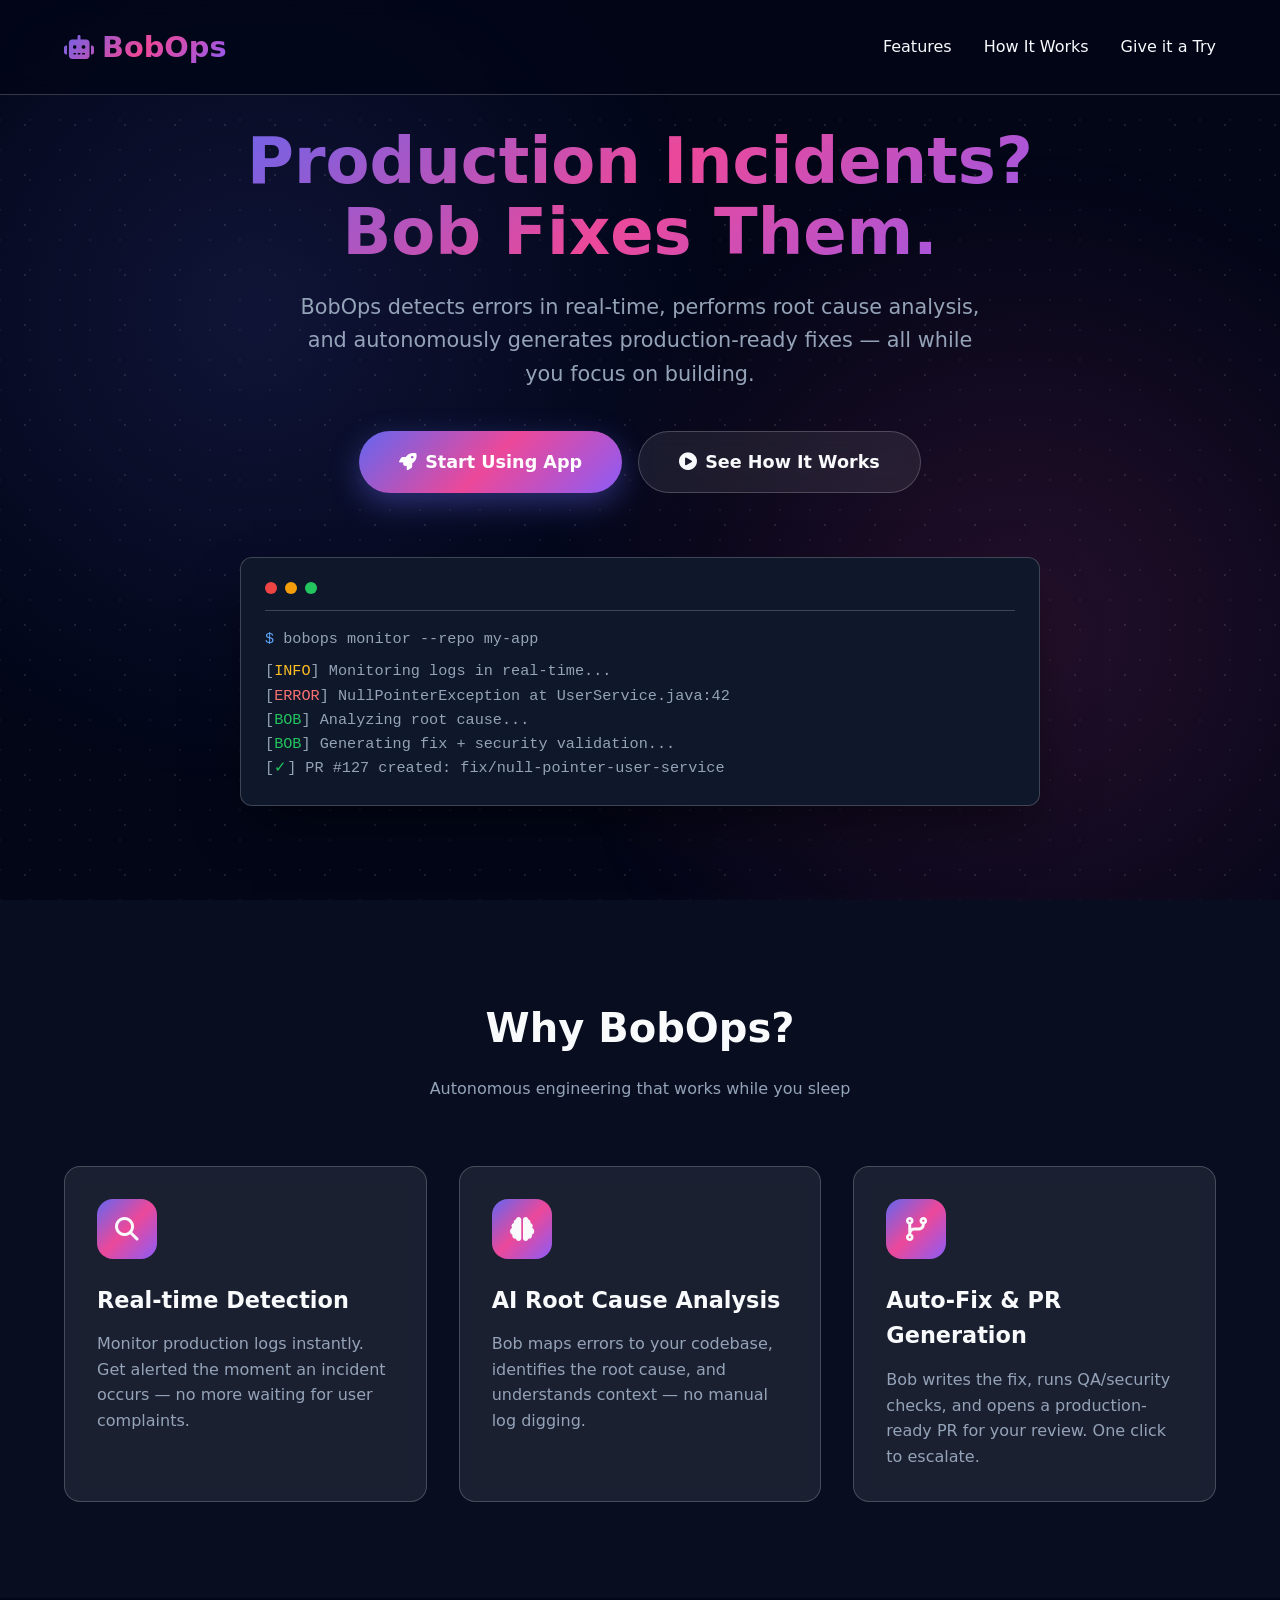
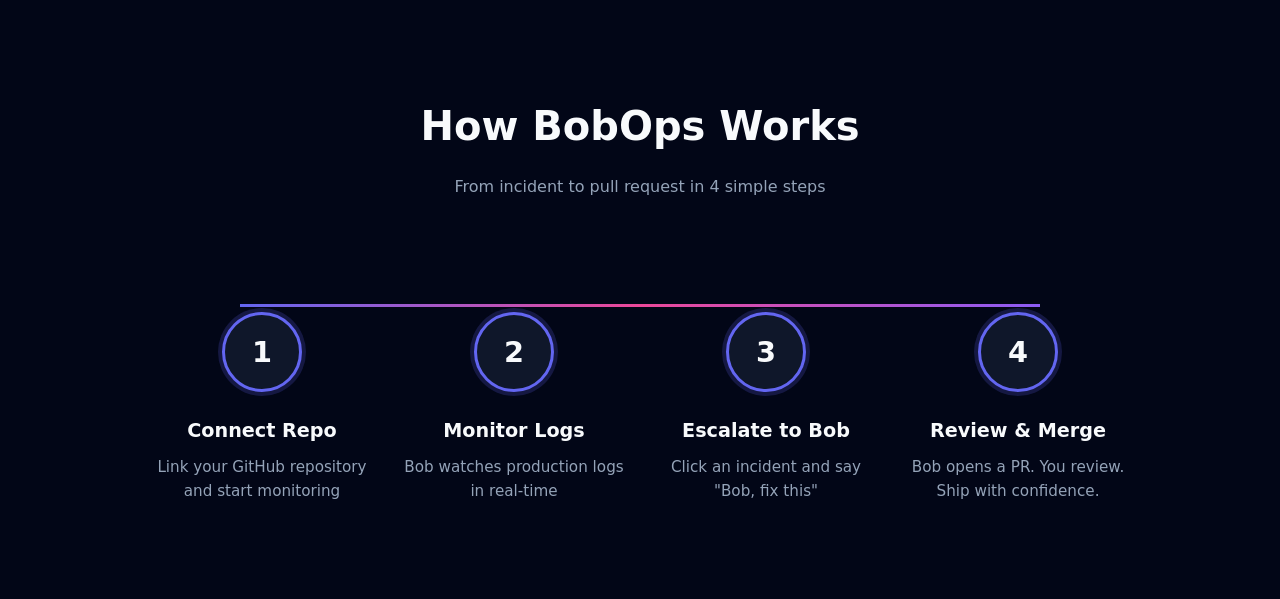
<file: templates/index.html>
<!DOCTYPE html>
<html lang="en">

<head>
    <meta charset="UTF-8" />
    <meta name="viewport" content="width=device-width, initial-scale=1.0" />
    <title>BobOps | Autonomous AI Engineering</title>
    <link rel="stylesheet" href="https://cdnjs.cloudflare.com/ajax/libs/font-awesome/6.4.0/css/all.min.css" />
    <link rel="stylesheet" href="/assets/css/index.css" />
</head>

<body>
    <div class="bg-animation"></div>
    <div class="particles"></div>

    <nav>
        <div class="logo">
            <i class="fas fa-robot"></i>
            BobOps
        </div>
        <ul class="nav-links">
            <li><a href="#features">Features</a></li>
            <li><a href="#workflow">How It Works</a></li>
            <li><a href="/repo">Give it a Try</a></li>
        </ul>
    </nav>

    <section class="hero">
        <div class="hero-content">
            <h1>Production Incidents? Bob Fixes Them.</h1>
            <p>BobOps detects errors in real-time, performs root cause analysis, and autonomously generates production-ready fixes — all while you focus on building.</p>

            <div class="cta-buttons">
                <a href="/repo" class="btn btn-primary">
                    <i class="fas fa-rocket"></i>
                    Start Using App
                </a>
                <a href="#workflow" class="btn btn-secondary">
                    <i class="fas fa-play-circle"></i>
                    See How It Works
                </a>
            </div>

            <div class="hero-visual">
                <div class="terminal-mockup">
                    <div class="terminal-header">
                        <div class="dot red"></div>
                        <div class="dot yellow"></div>
                        <div class="dot green"></div>
                    </div>
                    <div class="terminal-body">
                        <div><span class="cmd">$</span> bobops monitor --repo my-app</div>
                        <div style="margin-top: 0.5rem;">[<span class="highlight">INFO</span>] Monitoring logs in real-time...</div>
                        <div>[<span class="error">ERROR</span>] NullPointerException at UserService.java:42</div>
                        <div>[<span class="success">BOB</span>] Analyzing root cause...</div>
                        <div>[<span class="success">BOB</span>] Generating fix + security validation...</div>
                        <div>[<span class="success">✓</span>] PR #127 created: fix/null-pointer-user-service</div>
                    </div>
                </div>
            </div>
        </div>
    </section>

    <section class="features" id="features">
        <div class="section-title">
            <h2>Why BobOps?</h2>
            <p>Autonomous engineering that works while you sleep</p>
        </div>

        <div class="features-grid">
            <div class="feature-card">
                <div class="feature-icon">
                    <i class="fas fa-search"></i>
                </div>
                <h3>Real-time Detection</h3>
                <p>Monitor production logs instantly. Get alerted the moment an incident occurs — no more waiting for user complaints.</p>
            </div>

            <div class="feature-card">
                <div class="feature-icon">
                    <i class="fas fa-brain"></i>
                </div>
                <h3>AI Root Cause Analysis</h3>
                <p>Bob maps errors to your codebase, identifies the root cause, and understands context — no manual log digging.</p>
            </div>

            <div class="feature-card">
                <div class="feature-icon">
                    <i class="fas fa-code-branch"></i>
                </div>
                <h3>Auto-Fix & PR Generation</h3>
                <p>Bob writes the fix, runs QA/security checks, and opens a production-ready PR for your review. One click to escalate.</p>
            </div>
        </div>
    </section>

    <section class="workflow" id="workflow">
        <div class="section-title">
            <h2>How BobOps Works</h2>
            <p>From incident to pull request in 4 simple steps</p>
        </div>

        <div class="steps">
            <div class="step">
                <div class="step-number">1</div>
                <h4>Connect Repo</h4>
                <p>Link your GitHub repository and start monitoring</p>
            </div>
            <div class="step">
                <div class="step-number">2</div>
                <h4>Monitor Logs</h4>
                <p>Bob watches production logs in real-time</p>
            </div>
            <div class="step">
                <div class="step-number">3</div>
                <h4>Escalate to Bob</h4>
                <p>Click an incident and say "Bob, fix this"</p>
            </div>
            <div class="step">
                <div class="step-number">4</div>
                <h4>Review & Merge</h4>
                <p>Bob opens a PR. You review. Ship with confidence.</p>
            </div>
        </div>
    </section>

    <script src="/assets/js/index.js"></script>
</body>

</html>
</file>
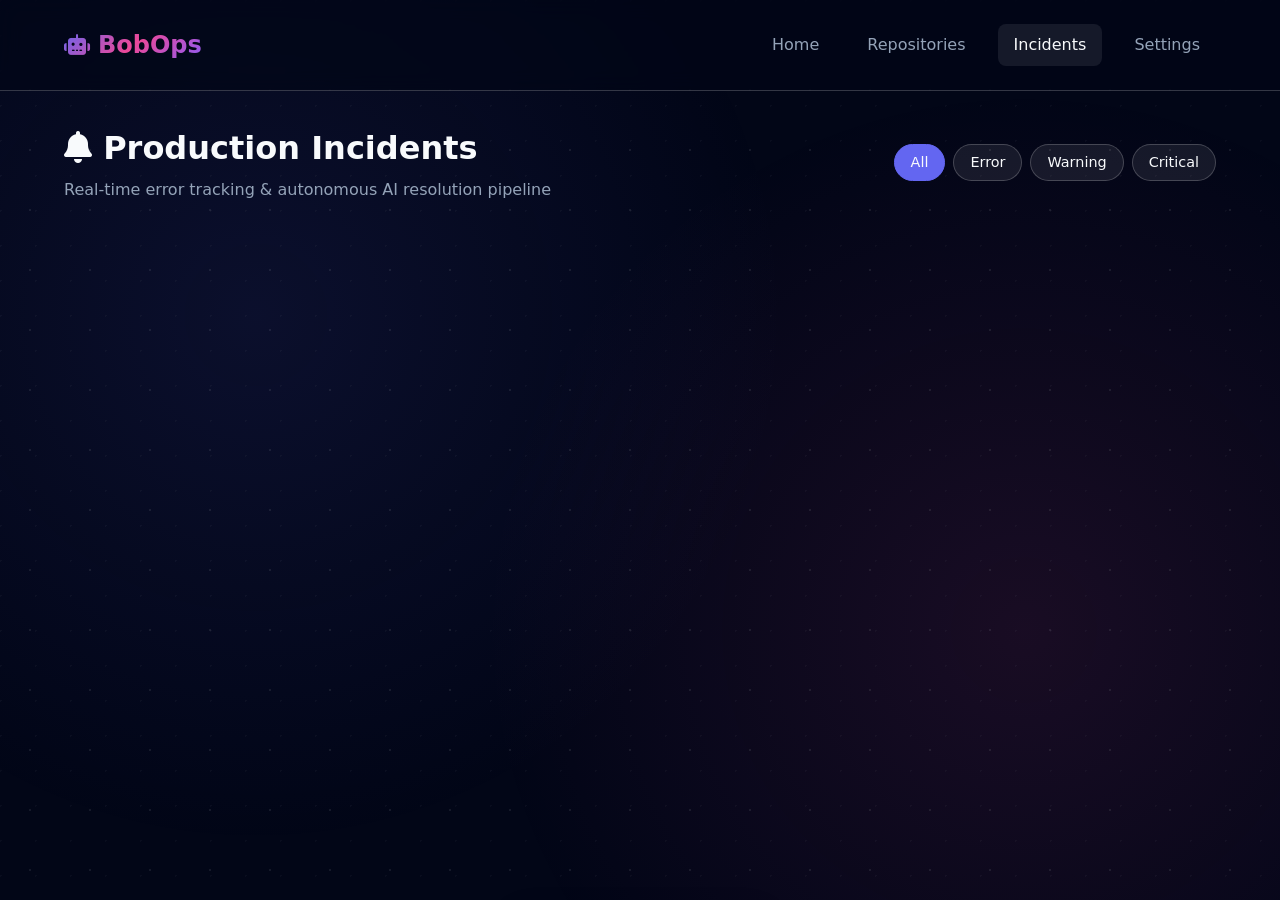
<file: templates/incident.html>
<!DOCTYPE html>
<html lang="en">

<head>
    <meta charset="UTF-8" />
    <meta name="viewport" content="width=device-width, initial-scale=1.0" />
    <title>Incidents | BobOps</title>
    <link rel="stylesheet" href="https://cdnjs.cloudflare.com/ajax/libs/font-awesome/6.4.0/css/all.min.css" />
    <link rel="stylesheet" href="/assets/css/incident.css" />
</head>

<body>
    <div class="bg-animation"></div>
    <div class="particles"></div>

    <header>
        <a href="/" class="logo"><i class="fas fa-robot"></i> BobOps</a>
        <nav class="nav-actions">
            <a href="/">Home</a>
            <a href="/repo">Repositories</a>
            <a href="/incidents" class="active">Incidents</a>
            <a href="/settings">Settings</a>
        </nav>
    </header>

    <main>
        <div class="page-header">
            <div>
                <h1><i class="fas fa-bell"></i> Production Incidents</h1>
                <p>Real-time error tracking & autonomous AI resolution pipeline</p>
            </div>
            <div class="filter-tabs">
                <div class="filter-tab active" data-filter="all">All</div>
                <div class="filter-tab" data-filter="ERROR">Error</div>
                <div class="filter-tab" data-filter="WARNING">Warning</div>
                <div class="filter-tab" data-filter="CRITICAL">Critical</div>
            </div>
        </div>

        <div id="incidentGrid" class="incident-grid"></div>
    </main>

    <div class="modal-overlay" id="detailModal">
        <div class="modal">
            <div class="modal-header">
                <h3 id="modalTitle">Incident Details</h3>
                <button class="modal-close" onclick="closeModal()"><i class="fas fa-times"></i></button>
            </div>
            <div class="card-snippet" id="modalException" style="margin-bottom: 1rem;"></div>
            <h4 style="margin-bottom: 0.5rem; color: var(--gray);">Traceback / Raw Log</h4>
            <div class="traceback-box" id="modalTraceback"></div>
            <div style="margin-top: 1.5rem; text-align: right;">
                <button class="btn-card btn-fix" id="modalFixBtn">
                    <i class="fas fa-wrench"></i> Initiate Auto-Fix
                </button>
            </div>
        </div>
    </div>

    <div class="toast" id="toast">
        <i class="fas fa-check-circle"></i>
        <span id="toastMessage">Operation successful</span>
    </div>

    <script src="/assets/js/incident.js"></script>
</body>

</html>
</file>
<file: assets/css/index.css>
:root {
    --primary: #6366f1;
    --primary-dark: #4f46e5;
    --secondary: #ec4899;
    --dark: #0f172a;
    --darker: #020617;
    --light: #f8fafc;
    --gray: #94a3b8;
    --gradient: linear-gradient(135deg, #6366f1, #ec4899, #8b5cf6);
    --glass: rgba(255, 255, 255, 0.08);
    --glass-border: rgba(255, 255, 255, 0.2);
}

* {
    margin: 0;
    padding: 0;
    box-sizing: border-box;
}

body {
    font-family: 'Segoe UI', system-ui, sans-serif;
    background: var(--darker);
    color: var(--light);
    line-height: 1.6;
    overflow-x: hidden;
}

/* Animated Background */
.bg-animation {
    position: fixed;
    top: 0;
    left: 0;
    width: 100%;
    height: 100%;
    background:
        radial-gradient(circle at 20% 35%, rgba(99, 102, 241, 0.15) 0%, transparent 40%),
        radial-gradient(circle at 80% 70%, rgba(236, 72, 153, 0.15) 0%, transparent 40%);
    z-index: -2;
}

.particles {
    position: fixed;
    top: 0;
    left: 0;
    width: 100%;
    height: 100%;
    background-image:
        radial-gradient(rgba(255, 255, 255, 0.1) 1px, transparent 1px),
        radial-gradient(rgba(255, 255, 255, 0.05) 1px, transparent 1px);
    background-size: 50px 50px, 30px 30px;
    background-position: 0 0, 15px 15px;
    z-index: -1;
    animation: float 20s linear infinite;
}

@keyframes float {
    0% {
        transform: translateY(0);
    }

    100% {
        transform: translateY(-50px);
    }
}

/* Navigation */
nav {
    display: flex;
    justify-content: space-between;
    align-items: center;
    padding: 1.5rem 5%;
    position: fixed;
    width: 100%;
    top: 0;
    z-index: 100;
    backdrop-filter: blur(10px);
    background: rgba(2, 6, 23, 0.8);
    border-bottom: 1px solid var(--glass-border);
}

.logo {
    font-size: 1.8rem;
    font-weight: 800;
    background: var(--gradient);
    background-clip: text;
    -webkit-background-clip: text;
    -webkit-text-fill-color: transparent;
    display: flex;
    align-items: center;
    gap: 0.5rem;
}

.logo i {
    font-size: 1.5rem;
}

.nav-links {
    display: flex;
    gap: 2rem;
    list-style: none;
}

.nav-links a {
    color: var(--light);
    text-decoration: none;
    font-weight: 500;
    transition: color 0.3s;
    position: relative;
}

.nav-links a:hover {
    color: var(--primary);
}

.nav-links a::after {
    content: '';
    position: absolute;
    bottom: -5px;
    left: 0;
    width: 0;
    height: 2px;
    background: var(--gradient);
    transition: width 0.3s;
}

.nav-links a:hover::after {
    width: 100%;
}

/* Hero Section */
.hero {
    min-height: 100vh;
    display: flex;
    align-items: center;
    justify-content: center;
    padding: 6rem 5% 4rem;
    text-align: center;
    position: relative;
}

.hero-content {
    max-width: 900px;
    animation: fadeInUp 0.8s ease-out;
}

@keyframes fadeInUp {
    from {
        opacity: 0;
        transform: translateY(30px);
    }

    to {
        opacity: 1;
        transform: translateY(0);
    }
}

.badge {
    display: inline-flex;
    align-items: center;
    gap: 0.5rem;
    background: var(--glass);
    border: 1px solid var(--glass-border);
    padding: 0.5rem 1.2rem;
    border-radius: 50px;
    font-size: 0.9rem;
    margin-bottom: 1.5rem;
    backdrop-filter: blur(10px);
}

.badge i {
    color: #22c55e;
}

h1 {
    font-size: 4rem;
    font-weight: 800;
    margin-bottom: 1.5rem;
    line-height: 1.1;
    background: var(--gradient);
    background-clip: text;
    -webkit-background-clip: text;
    -webkit-text-fill-color: transparent;
}

.hero p {
    font-size: 1.3rem;
    color: var(--gray);
    margin-bottom: 2.5rem;
    max-width: 700px;
    margin-left: auto;
    margin-right: auto;
}

.cta-buttons {
    display: flex;
    gap: 1rem;
    justify-content: center;
    flex-wrap: wrap;
}

.btn {
    padding: 1rem 2.5rem;
    border-radius: 50px;
    font-weight: 600;
    font-size: 1.1rem;
    cursor: pointer;
    transition: all 0.3s;
    border: none;
    display: inline-flex;
    align-items: center;
    gap: 0.5rem;
    text-decoration: none;
}

.btn-primary {
    background: var(--gradient);
    color: white;
    box-shadow: 0 10px 30px rgba(99, 102, 241, 0.4);
}

.btn-primary:hover {
    transform: translateY(-3px);
    box-shadow: 0 15px 40px rgba(99, 102, 241, 0.6);
}

.btn-secondary {
    background: var(--glass);
    border: 1px solid var(--glass-border);
    color: var(--light);
    backdrop-filter: blur(10px);
}

.btn-secondary:hover {
    background: rgba(255, 255, 255, 0.15);
    transform: translateY(-2px);
}

.hero-visual {
    margin-top: 4rem;
    position: relative;
}

.terminal-mockup {
    background: var(--dark);
    border-radius: 12px;
    border: 1px solid var(--glass-border);
    padding: 1.5rem;
    max-width: 800px;
    margin: 0 auto;
    box-shadow: 0 25px 50px -12px rgba(0, 0, 0, 0.5);
    text-align: left;
    font-family: 'Fira Code', monospace;
    font-size: 0.95rem;
}

.terminal-header {
    display: flex;
    gap: 0.5rem;
    margin-bottom: 1rem;
    padding-bottom: 1rem;
    border-bottom: 1px solid var(--glass-border);
}

.dot {
    width: 12px;
    height: 12px;
    border-radius: 50%;
}

.red {
    background: #ef4444;
}

.yellow {
    background: #f59e0b;
}

.green {
    background: #22c55e;
}

.terminal-body {
    color: var(--gray);
}

.terminal-body .cmd {
    color: #60a5fa;
}

.terminal-body .success {
    color: #22c55e;
}

.terminal-body .error {
    color: #f87171;
}

.terminal-body .highlight {
    color: #fbbf24;
}

/* Features Section */
.features {
    padding: 6rem 5%;
    background: rgba(15, 23, 42, 0.5);
}

.section-title {
    text-align: center;
    margin-bottom: 4rem;
}

.section-title h2 {
    font-size: 2.5rem;
    margin-bottom: 1rem;
}

.section-title p {
    color: var(--gray);
    max-width: 600px;
    margin: 0 auto;
}

.features-grid {
    display: grid;
    grid-template-columns: repeat(auto-fit, minmax(280px, 1fr));
    gap: 2rem;
    max-width: 1200px;
    margin: 0 auto;
}

.feature-card {
    background: var(--glass);
    border: 1px solid var(--glass-border);
    border-radius: 16px;
    padding: 2rem;
    transition: transform 0.3s, box-shadow 0.3s;
    backdrop-filter: blur(10px);
}

.feature-card:hover {
    transform: translateY(-5px);
    box-shadow: 0 20px 40px rgba(0, 0, 0, 0.3);
    border-color: var(--primary);
}

.feature-icon {
    width: 60px;
    height: 60px;
    border-radius: 16px;
    display: flex;
    align-items: center;
    justify-content: center;
    margin-bottom: 1.5rem;
    background: var(--gradient);
    font-size: 1.5rem;
}

.feature-card h3 {
    font-size: 1.4rem;
    margin-bottom: 0.8rem;
}

.feature-card p {
    color: var(--gray);
    font-size: 1rem;
}

/* How It Works */
.workflow {
    padding: 6rem 5%;
}

.steps {
    display: flex;
    justify-content: center;
    flex-wrap: wrap;
    gap: 2rem;
    max-width: 1000px;
    margin: 3rem auto 0;
    position: relative;
}

.steps::before {
    content: '';
    position: absolute;
    top: 40px;
    left: 10%;
    right: 10%;
    height: 3px;
    background: var(--gradient);
    z-index: 0;
}

.step {
    flex: 1;
    min-width: 200px;
    max-width: 220px;
    text-align: center;
    position: relative;
    z-index: 1;
    padding-top: 3rem;
}

.step-number {
    width: 80px;
    height: 80px;
    border-radius: 50%;
    background: var(--dark);
    border: 3px solid var(--primary);
    display: flex;
    align-items: center;
    justify-content: center;
    font-size: 1.8rem;
    font-weight: 700;
    margin: 0 auto 1.5rem;
    box-shadow: 0 0 0 4px rgba(99, 102, 241, 0.2);
}

.step h4 {
    margin-bottom: 0.5rem;
    font-size: 1.2rem;
}

.step p {
    color: var(--gray);
    font-size: 0.95rem;
}

/* Footer */
footer {
    padding: 3rem 5%;
    text-align: center;
    border-top: 1px solid var(--glass-border);
    color: var(--gray);
    font-size: 0.95rem;
}

footer .hackathon-badge {
    display: inline-flex;
    align-items: center;
    gap: 0.5rem;
    background: rgba(236, 72, 153, 0.15);
    padding: 0.4rem 1rem;
    border-radius: 50px;
    margin-top: 1rem;
    font-size: 0.9rem;
}

/* Responsive */
@media (max-width: 768px) {
    h1 {
        font-size: 2.8rem;
    }

    .hero p {
        font-size: 1.1rem;
    }

    .nav-links {
        display: none;
    }

    .steps::before {
        display: none;
    }

    .step {
        padding-top: 0;
    }
}

/* Pulse animation for CTA */
@keyframes pulse {
    0% {
        box-shadow: 0 0 0 0 rgba(99, 102, 241, 0.7);
    }

    70% {
        box-shadow: 0 0 0 15px rgba(99, 102, 241, 0);
    }

    100% {
        box-shadow: 0 0 0 0 rgba(99, 102, 241, 0);
    }
}

.btn-primary {
    animation: pulse 2s infinite;
}
</file>
<file: assets/css/incident.css>
:root {
    --primary: #6366f1;
    --secondary: #ec4899;
    --dark: #0f172a;
    --darker: #020617;
    --light: #f8fafc;
    --gray: #94a3b8;
    --gradient: linear-gradient(135deg, #6366f1, #ec4899, #8b5cf6);
    --glass: rgba(255, 255, 255, 0.08);
    --glass-border: rgba(255, 255, 255, 0.2);
    --error: #ef4444;
    --warning: #f59e0b;
    --critical: #8b5cf6;
    --success: #22c55e;
    --info: #3b82f6;
    --status-pending: #64748b;
    --status-inspection: #3b82f6;
    --status-pm-review: #8b5cf6;
    --status-development: #ec4899;
    --status-security: #f59e0b;
    --status-qa: #22c55e;
    --status-fixed: #10b981;
}

* {
    margin: 0;
    padding: 0;
    box-sizing: border-box;
}

body {
    font-family: 'Segoe UI', system-ui, sans-serif;
    background: var(--darker);
    color: var(--light);
    line-height: 1.6;
    min-height: 100vh;
}

/* Animated Background */
.bg-animation {
    position: fixed;
    top: 0;
    left: 0;
    width: 100%;
    height: 100%;
    background: radial-gradient(circle at 20% 35%, rgba(99, 102, 241, 0.1) 0%, transparent 45%),
        radial-gradient(circle at 80% 70%, rgba(236, 72, 153, 0.1) 0%, transparent 45%);
    z-index: -2;
}

.particles {
    position: fixed;
    top: 0;
    left: 0;
    width: 100%;
    height: 100%;
    background-image: radial-gradient(rgba(255, 255, 255, 0.08) 1px, transparent 1px),
        radial-gradient(rgba(255, 255, 255, 0.03) 1px, transparent 1px);
    background-size: 60px 60px, 35px 35px;
    background-position: 0 0, 18px 18px;
    z-index: -1;
    animation: float 25s linear infinite;
}

@keyframes float {
    0% {
        transform: translateY(0);
    }

    100% {
        transform: translateY(-60px);
    }
}

/* Header */
header {
    padding: 1.5rem 5%;
    display: flex;
    justify-content: space-between;
    align-items: center;
    border-bottom: 1px solid var(--glass-border);
    backdrop-filter: blur(10px);
    background: rgba(2, 6, 23, 0.7);
    position: sticky;
    top: 0;
    z-index: 50;
}

.logo {
    font-size: 1.5rem;
    font-weight: 800;
    background: var(--gradient);
    background-clip: text;
    -webkit-background-clip: text;
    -webkit-text-fill-color: transparent;
    display: flex;
    align-items: center;
    gap: 0.5rem;
    text-decoration: none;
}

.logo i {
    font-size: 1.3rem;
}

.nav-actions {
    display: flex;
    align-items: center;
    gap: 1rem;
}

.nav-actions a {
    color: var(--gray);
    text-decoration: none;
    font-weight: 500;
    padding: 0.5rem 1rem;
    border-radius: 8px;
    transition: all 0.3s;
}

.nav-actions a:hover,
.nav-actions a.active {
    color: var(--light);
    background: var(--glass);
}

/* Main Content */
main {
    padding: 2rem 5%;
    max-width: 1400px;
    margin: 0 auto;
}

.page-header {
    margin-bottom: 2rem;
    display: flex;
    justify-content: space-between;
    align-items: center;
    flex-wrap: wrap;
    gap: 1rem;
}

.page-header h1 {
    font-size: 2rem;
}

.page-header p {
    color: var(--gray);
    margin-top: 0.2rem;
}

.filter-tabs {
    display: flex;
    gap: 0.5rem;
    flex-wrap: wrap;
}

.filter-tab {
    padding: 0.4rem 1rem;
    border-radius: 50px;
    background: var(--glass);
    border: 1px solid var(--glass-border);
    cursor: pointer;
    font-size: 0.9rem;
    transition: all 0.2s;
}

.filter-tab:hover,
.filter-tab.active {
    background: var(--primary);
    border-color: var(--primary);
}

/* Incident Grid */
.incident-grid {
    display: grid;
    grid-template-columns: repeat(auto-fill, minmax(360px, 1fr));
    gap: 1.5rem;
}

.incident-card {
    background: var(--glass);
    border: 1px solid var(--glass-border);
    border-radius: 16px;
    padding: 1.5rem;
    backdrop-filter: blur(10px);
    transition: transform 0.3s, box-shadow 0.3s;
    position: relative;
    overflow: hidden;
}

.incident-card:hover {
    transform: translateY(-4px);
    box-shadow: 0 15px 30px rgba(0, 0, 0, 0.3);
}

.incident-card::before {
    content: '';
    position: absolute;
    top: 0;
    left: 0;
    width: 4px;
    height: 100%;
    background: var(--level-color, var(--primary));
}

.card-header {
    display: flex;
    justify-content: space-between;
    align-items: flex-start;
    margin-bottom: 1rem;
    gap: 0.5rem;
    flex-wrap: wrap;
}

.level-badge {
    padding: 0.3rem 0.8rem;
    border-radius: 50px;
    font-size: 0.75rem;
    font-weight: 700;
    text-transform: uppercase;
    letter-spacing: 0.5px;
}

.level-error {
    background: rgba(239, 68, 68, 0.2);
    color: #fca5a5;
    border: 1px solid rgba(239, 68, 68, 0.3);
}

.level-warning {
    background: rgba(245, 158, 11, 0.2);
    color: #fcd34d;
    border: 1px solid rgba(245, 158, 11, 0.3);
}

.level-critical {
    background: rgba(139, 92, 246, 0.2);
    color: #ddd6fe;
    border: 1px solid rgba(139, 92, 246, 0.3);
}

/* Status Flag Badge */
.status-flag {
    display: inline-flex;
    align-items: center;
    gap: 0.4rem;
    padding: 0.35rem 0.9rem;
    border-radius: 50px;
    font-size: 0.75rem;
    font-weight: 600;
    background: var(--glass);
    border: 1px solid var(--glass-border);
    transition: all 0.3s;
}

.status-flag i {
    font-size: 0.7rem;
}

.status-flag[data-status="pending"] {
    color: var(--status-pending);
    border-color: var(--status-pending);
    background: rgba(100, 116, 139, 0.15);
}

.status-flag[data-status="inspection"] {
    color: var(--status-inspection);
    border-color: var(--status-inspection);
    background: rgba(59, 130, 246, 0.15);
    animation: pulse-slow 2s infinite;
}

.status-flag[data-status="pm-review"] {
    color: var(--status-pm-review);
    border-color: var(--status-pm-review);
    background: rgba(139, 92, 246, 0.15);
}

.status-flag[data-status="development"] {
    color: var(--status-development);
    border-color: var(--status-development);
    background: rgba(236, 72, 153, 0.15);
}

.status-flag[data-status="security"] {
    color: var(--status-security);
    border-color: var(--status-security);
    background: rgba(245, 158, 11, 0.15);
}

.status-flag[data-status="qa"] {
    color: var(--status-qa);
    border-color: var(--status-qa);
    background: rgba(34, 197, 94, 0.15);
}

.status-flag[data-status="fixed"] {
    color: var(--status-fixed);
    border-color: var(--status-fixed);
    background: rgba(16, 185, 129, 0.15);
}

.status-flag[data-status="failed"] {
    color: var(--error);
    border-color: var(--error);
    background: rgba(239, 68, 68, 0.15);
}

@keyframes pulse-slow {

    0%,
    100% {
        box-shadow: 0 0 0 0 rgba(59, 130, 246, 0.3);
    }

    50% {
        box-shadow: 0 0 0 8px rgba(59, 130, 246, 0);
    }
}

.card-title {
    font-size: 1.1rem;
    font-weight: 600;
    margin-bottom: 0.8rem;
    white-space: nowrap;
    overflow: hidden;
    text-overflow: ellipsis;
    max-width: 100%;
}

.card-snippet {
    background: rgba(0, 0, 0, 0.3);
    padding: 0.8rem;
    border-radius: 8px;
    font-family: 'Fira Code', monospace;
    font-size: 0.85rem;
    color: var(--gray);
    white-space: nowrap;
    overflow: hidden;
    text-overflow: ellipsis;
    border-left: 2px solid var(--glass-border);
    margin-bottom: 1.2rem;
}

.card-actions {
    display: flex;
    gap: 0.8rem;
}

.btn-card {
    flex: 1;
    padding: 0.7rem;
    border-radius: 10px;
    border: 1px solid var(--glass-border);
    background: rgba(255, 255, 255, 0.05);
    color: var(--light);
    cursor: pointer;
    font-weight: 500;
    transition: all 0.2s;
    display: flex;
    align-items: center;
    justify-content: center;
    gap: 0.5rem;
}

.btn-card:hover {
    background: var(--glass);
    transform: translateY(-1px);
}

.btn-fix {
    background: var(--gradient);
    border: none;
}

.btn-fix:hover {
    box-shadow: 0 5px 15px rgba(99, 102, 241, 0.4);
}

/* Modal */
.modal-overlay {
    position: fixed;
    top: 0;
    left: 0;
    width: 100%;
    height: 100%;
    background: rgba(0, 0, 0, 0.8);
    backdrop-filter: blur(8px);
    display: flex;
    align-items: center;
    justify-content: center;
    z-index: 1000;
    opacity: 0;
    visibility: hidden;
    transition: all 0.3s;
    padding: 1rem;
}

.modal-overlay.active {
    opacity: 1;
    visibility: visible;
}

.modal {
    background: var(--dark);
    border: 1px solid var(--glass-border);
    border-radius: 20px;
    width: 100%;
    max-width: 700px;
    max-height: 85vh;
    overflow-y: auto;
    padding: 2rem;
    transform: translateY(20px);
    transition: transform 0.3s;
}

.modal-overlay.active .modal {
    transform: translateY(0);
}

.modal-header {
    display: flex;
    justify-content: space-between;
    align-items: center;
    margin-bottom: 1.5rem;
    border-bottom: 1px solid var(--glass-border);
    padding-bottom: 1rem;
}

.modal-close {
    background: none;
    border: none;
    color: var(--gray);
    font-size: 1.5rem;
    cursor: pointer;
    padding: 0.5rem;
    border-radius: 50%;
    transition: background 0.2s;
}

.modal-close:hover {
    background: var(--glass);
    color: var(--light);
}

.traceback-box {
    background: #0d1117;
    border: 1px solid #30363d;
    border-radius: 10px;
    padding: 1.5rem;
    font-family: 'Fira Code', monospace;
    font-size: 0.9rem;
    line-height: 1.5;
    color: #c9d1d9;
    overflow-x: auto;
    white-space: pre-wrap;
}

.traceback-box .error-line {
    color: #ff7b72;
}

.traceback-box .stack-frame {
    color: #7ee787;
}

/* Toast */
.toast {
    position: fixed;
    bottom: 2rem;
    left: 50%;
    transform: translateX(-50%) translateY(100px);
    background: var(--dark);
    border: 1px solid var(--glass-border);
    border-radius: 12px;
    padding: 1rem 1.5rem;
    display: flex;
    align-items: center;
    gap: 0.8rem;
    box-shadow: 0 10px 30px rgba(0, 0, 0, 0.3);
    z-index: 2000;
    transition: transform 0.3s;
}

.toast.show {
    transform: translateX(-50%) translateY(0);
}

.toast.success {
    border-left: 4px solid var(--success);
}

.toast.error {
    border-left: 4px solid var(--error);
}

.empty-state {
    text-align: center;
    padding: 6rem 2rem;
    background: var(--glass);
    border: 1px solid var(--glass-border);
    border-radius: 20px;
    margin-top: 2rem;
    grid-column: 1 / -1;
}

@media (max-width: 768px) {
    .incident-grid {
        grid-template-columns: 1fr;
    }

    .page-header {
        flex-direction: column;
        align-items: flex-start;
    }

    .card-header {
        flex-direction: column;
        align-items: flex-start;
    }
}
</file>
